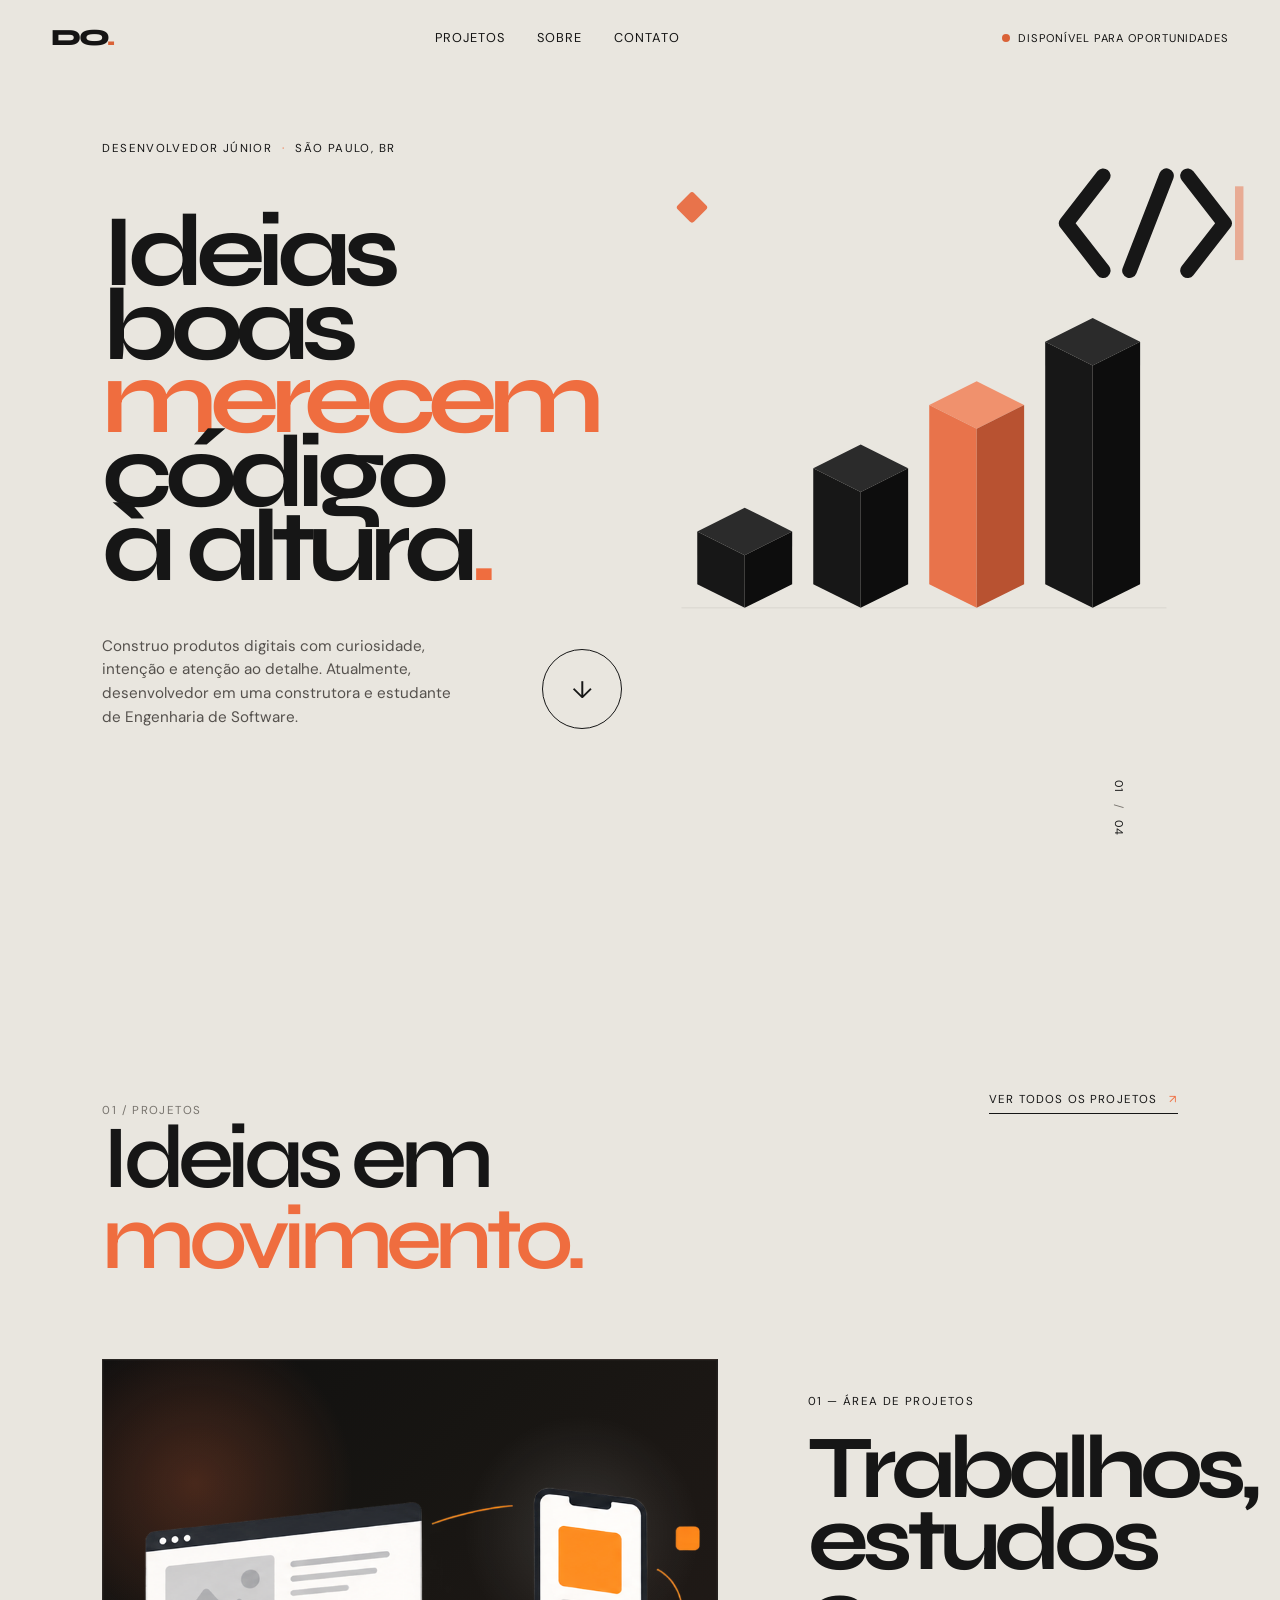
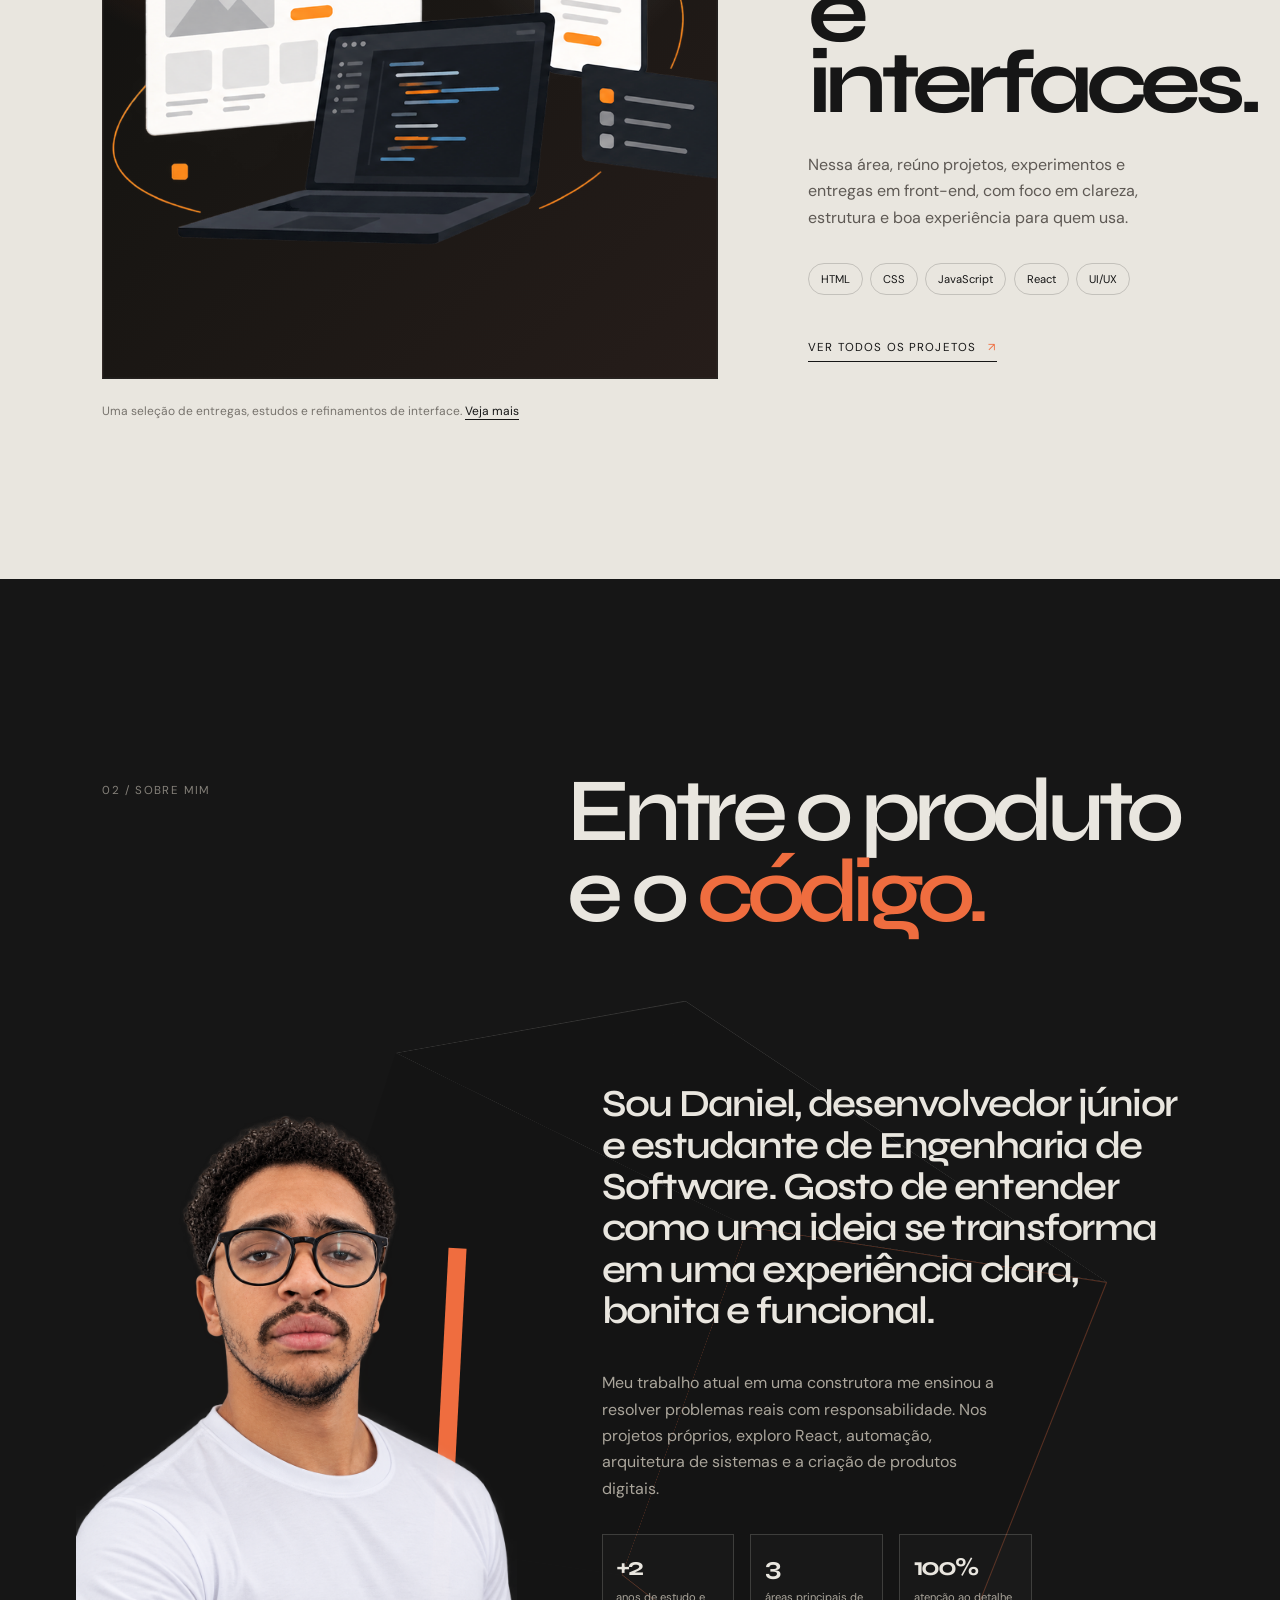
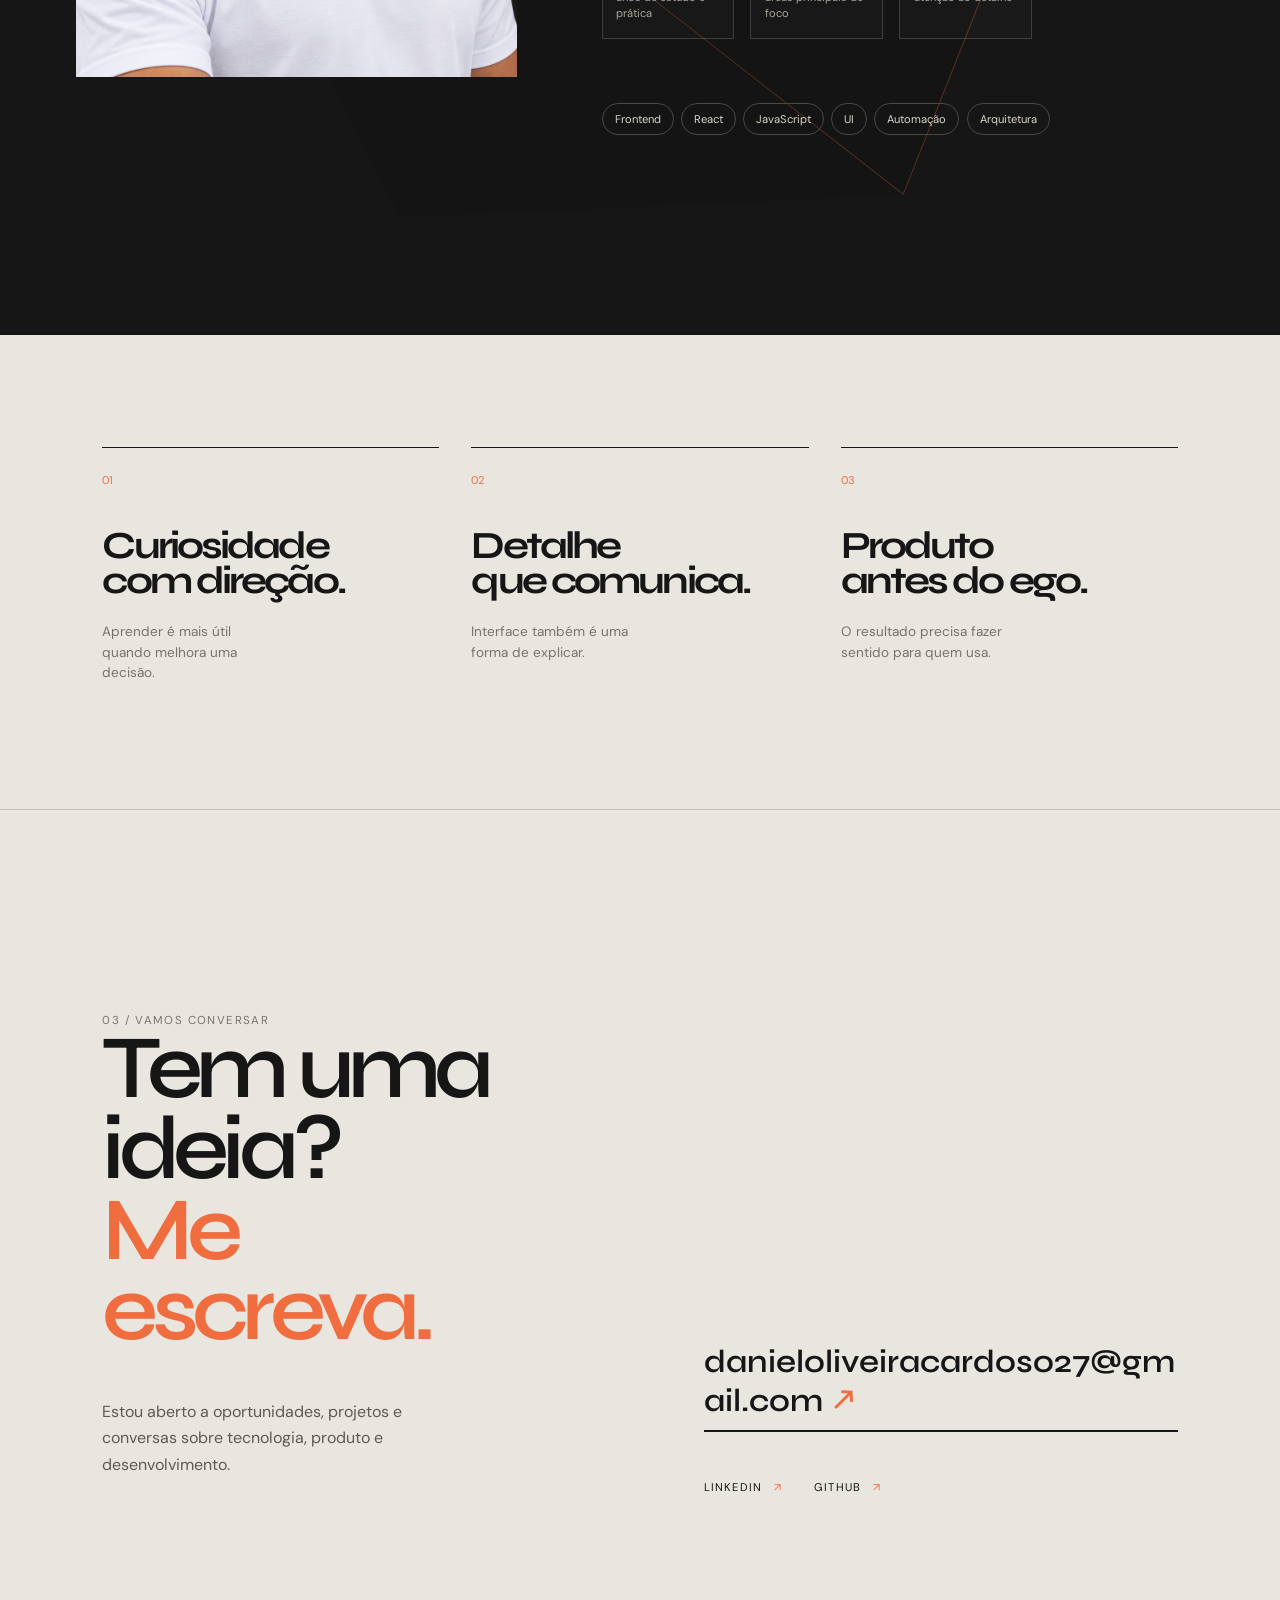
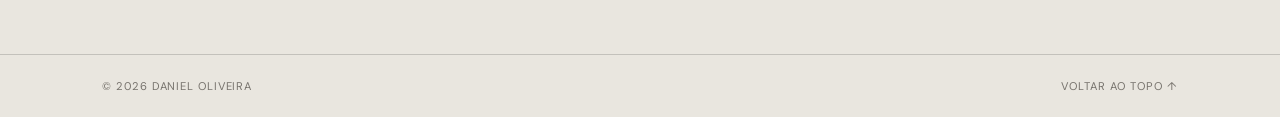
<file: index.html>
<!DOCTYPE html>
<html lang="pt-BR">

<head>
    <meta charset="UTF-8">
    <meta name="viewport" content="width=device-width, initial-scale=1.0">
    <meta name="description"
        content="Portfólio de Daniel Oliveira, desenvolvedor júnior e estudante de Engenharia de Software.">
    <title>Daniel Oliveira · Desenvolvedor</title>
    <link rel="preconnect" href="https://fonts.googleapis.com">
    <link rel="preconnect" href="https://fonts.gstatic.com" crossorigin>
    <link
        href="https://fonts.googleapis.com/css2?family=DM+Sans:wght@400;500;600;700&family=Syne:wght@500;600;700;800&display=swap"
        rel="stylesheet">
    <link rel="stylesheet" href="styles.css?v=20260914-3">
    <style>
        .project-visual::before,
        .project-visual::after {
            content: none !important;
            display: none !important;
        }
    </style>
</head>

<body>
    <a class="skip-link" href="#conteudo">Pular para o conteúdo</a>
    <header class="site-header">
        <a class="wordmark" href="#topo" aria-label="Daniel Oliveira, início">DO<span>.</span></a>
        <nav class="main-nav" aria-label="Navegação principal">
            <a href="projetos.html">Projetos</a><a href="#sobre">Sobre</a><a href="#contato">Contato</a>
        </nav>
        <a class="header-availability" href="#contato"><span></span> Disponível para oportunidades</a>
    </header>
    <main id="conteudo">
        <section id="topo" class="hero section-shell">
            <div class="hero-kicker reveal">Desenvolvedor júnior <span>·</span> São Paulo, BR</div>
            <h1 class="hero-title reveal reveal-delay-1">Ideias boas<br><em>merecem</em> código<br>à
                altura<span>.</span></h1>
            <aside class="hero-viewport reveal reveal-delay-2" aria-label="Modelo 3D de blocos de código">
                <img src="./SVG/hero-code-blocks-3d.svg" alt="Modelo 3D abstrato formado por blocos de código">
            </aside>
            <div class="hero-bottom reveal reveal-delay-2">
                <p>Construo produtos digitais com curiosidade, intenção e atenção ao detalhe. Atualmente, desenvolvedor
                    em uma construtora e estudante de Engenharia de Software.</p>
                <a class="circle-link" href="projetos.html" aria-label="Ver trabalhos selecionados"><span>↓</span></a>
            </div>
            <div class="hero-index" aria-hidden="true">01 <span>/</span> 04</div>
        </section>
        <section id="trabalho" class="work-section section-shell">
            <div class="section-heading reveal">
                <div>
                    <p class="eyebrow">01 / Projetos</p>
                    <h2>Ideias em<br><em>movimento.</em></h2>
                </div>
                <a class="text-link" href="projetos.html">Ver todos os projetos <span>↗</span></a>
            </div>
            <article class="project-feature reveal">
                <div class="project-visual project-visual-image" aria-label="Imagem ilustrativa de projetos digitais">
                    <img src="./SVG/projetos.png" alt="Representação minimalista de projetos digitais" loading="lazy">
                </div>
                <div class="project-copy">
                    <p class="project-number">01 — Área de projetos</p>
                    <h3>Trabalhos,<br>estudos e<br>interfaces.</h3>
                    <p class="project-description">Nessa área, reúno projetos, experimentos e entregas em front-end, com foco em clareza, estrutura e boa experiência para quem usa.</p>
                    <div class="tag-list" aria-label="Tecnologias utilizadas">
                        <span>HTML</span><span>CSS</span><span>JavaScript</span><span>React</span><span>UI/UX</span>
                    </div>
                    <a class="text-link" href="projetos.html">Ver todos os projetos <span>↗</span></a>
                </div>
            </article>
            <p class="project-note reveal">Uma seleção de entregas, estudos e refinamentos de interface. <a href="projetos.html">Veja mais</a></p>
        </section>
        <section id="sobre" class="about-section section-shell">
            <div class="section-heading reveal">
                <p class="eyebrow">02 / Sobre mim</p>
                <h2>Entre o produto<br>e o <em>código.</em></h2>
            </div>
            <div class="about-grid">
                <div class="about-cube" aria-hidden="true">
                    <div class="cube-scene">
                        <div class="cube">
                            <span class="cube-face cube-front"></span>
                            <span class="cube-face cube-back"></span>
                            <span class="cube-face cube-right"></span>
                            <span class="cube-face cube-left"></span>
                            <span class="cube-face cube-top"></span>
                            <span class="cube-face cube-bottom"></span>
                        </div>
                    </div>
                </div>
                <figure class="about-photo reveal">
                    <img src="./IMG/Eu.png" alt="Foto de Daniel Oliveira"
                        onerror="this.hidden = true; this.nextElementSibling.hidden = false;">
                    <!-- <figcaption hidden>Adicione sua foto PNG em IMG/Eu.png</figcaption> -->
                </figure>
                <div class="about-content">
                    <p class="about-lead reveal reveal-delay-1">Sou Daniel, desenvolvedor júnior e estudante de
                        Engenharia de Software. Gosto de entender como uma ideia se transforma em uma experiência clara,
                        bonita e funcional.</p>
                    <div class="about-details reveal reveal-delay-2">
                        <p>Meu trabalho atual em uma construtora me ensinou a resolver problemas reais com
                            responsabilidade. Nos projetos próprios, exploro React, automação, arquitetura de sistemas e
                            a criação de produtos digitais.</p>

                        <div class="about-metrics" aria-label="Indicadores de perfil profissional">
                            <div>
                                <strong>+2</strong>
                                <span>anos de estudo e prática</span>
                            </div>
                            <div>
                                <strong>3</strong>
                                <span>áreas principais de foco</span>
                            </div>
                            <div>
                                <strong>100%</strong>
                                <span>atenção ao detalhe</span>
                            </div>
                        </div>

                        <div class="skill-cloud" aria-label="Principais habilidades">
                            <span>Frontend</span><span>React</span><span>JavaScript</span><span>UI</span><span>Automação</span><span>Arquitetura</span>
                        </div>
                    </div>
                </div>
            </div>
        </section>
        <section class="principles-section section-shell" aria-label="Princípios de trabalho">
            <div class="principle reveal"><span>01</span>
                <h3>Curiosidade<br>com direção.</h3>
                <p>Aprender é mais útil quando melhora uma decisão.</p>
            </div>
            <div class="principle reveal reveal-delay-1"><span>02</span>
                <h3>Detalhe<br>que comunica.</h3>
                <p>Interface também é uma forma de explicar.</p>
            </div>
            <div class="principle reveal reveal-delay-2"><span>03</span>
                <h3>Produto<br>antes do ego.</h3>
                <p>O resultado precisa fazer sentido para quem usa.</p>
            </div>
        </section>
        <section id="contato" class="contact-section section-shell">
            <div class="contact-copy reveal">
                <p class="eyebrow">03 / Vamos conversar</p>
                <h2>Tem uma ideia?<br><em>Me escreva.</em></h2>
                <p>Estou aberto a oportunidades, projetos e conversas sobre tecnologia, produto e desenvolvimento.</p>
            </div>
            <div class="contact-actions reveal reveal-delay-1"><a class="contact-email"
                    href="mailto:SEU_EMAIL_AQUI">danieloliveiracardoso27@gmail.com<span>↗</span></a>
                <div class="social-links"><a href="https://www.linkedin.com/in/daniel-oliveira-1415323b9/">LinkedIn <span>↗</span></a><a
                        href="https://github.com/filhaokardoso-lab">GitHub <span>↗</span></a></div>
            </div>
        </section>
    </main>
    <footer class="site-footer section-shell"><span>© 2026 Daniel Oliveira</span><span>
            </span><a href="#topo">Voltar ao topo ↑</a></footer>
    <script src="scripts.js"></script>
</body>

</html>
</file>
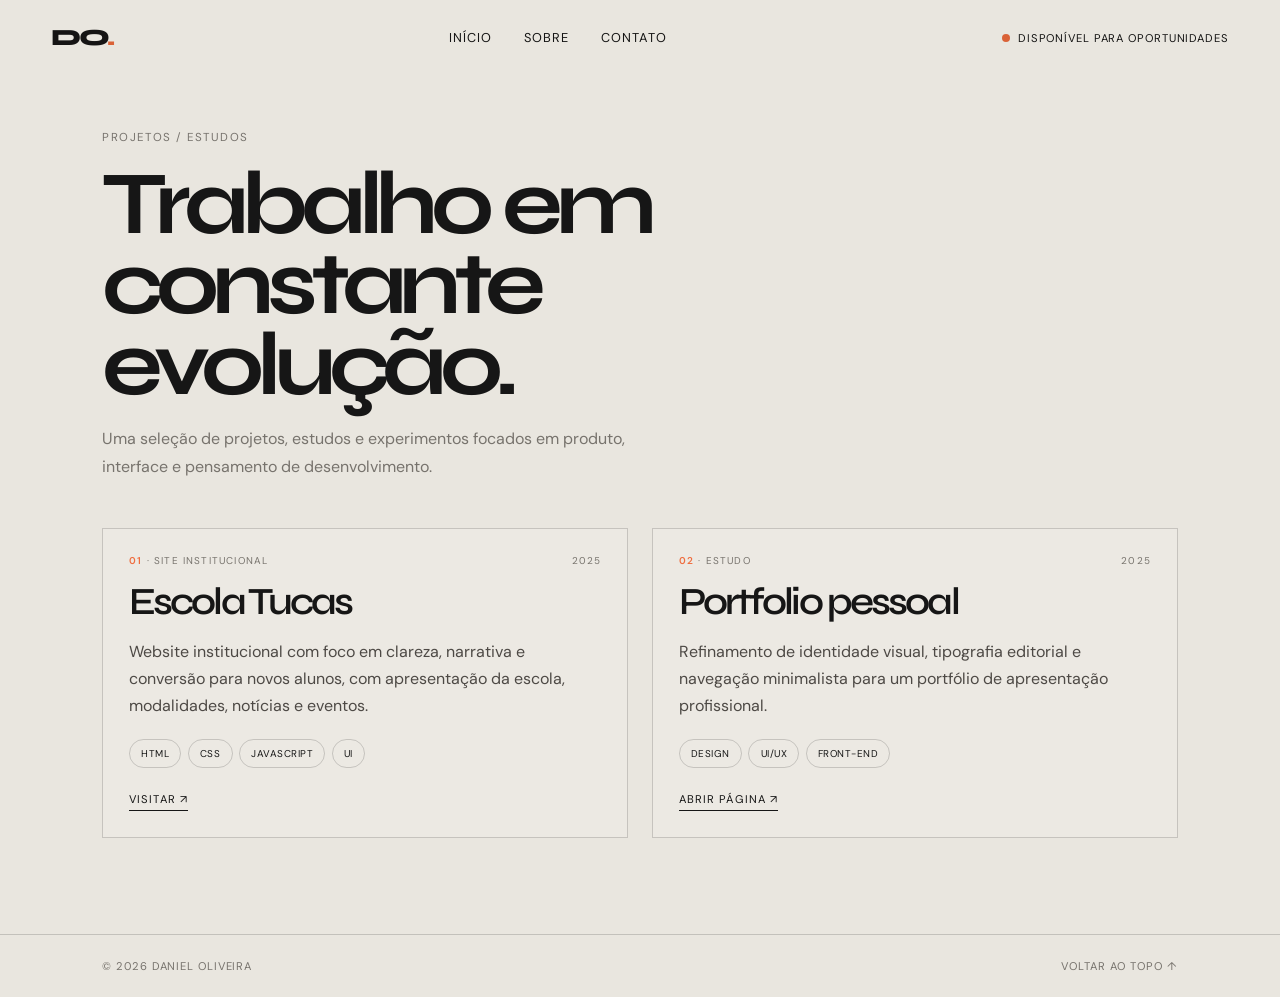
<file: projetos.html>
<!DOCTYPE html>
<html lang="pt-BR">

<head>
    <meta charset="UTF-8">
    <meta name="viewport" content="width=device-width, initial-scale=1.0">
    <meta name="description" content="Projetos, estudos e criações de Daniel Oliveira.">
    <title>Projetos · Daniel Oliveira</title>
    <link rel="preconnect" href="https://fonts.googleapis.com">
    <link rel="preconnect" href="https://fonts.gstatic.com" crossorigin>
    <link href="https://fonts.googleapis.com/css2?family=DM+Sans:wght@400;500;600;700&family=Syne:wght@500;600;700;800&display=swap" rel="stylesheet">
    <link rel="stylesheet" href="styles.css?v=20260914-1">
</head>

<body>
    <a class="skip-link" href="#conteudo">Pular para o conteúdo</a>
    <header class="site-header">
        <a class="wordmark" href="index.html" aria-label="Daniel Oliveira, início">DO<span>.</span></a>
        <nav class="main-nav" aria-label="Navegação principal">
            <a href="index.html">Início</a><a href="index.html#sobre">Sobre</a><a href="index.html#contato">Contato</a>
        </nav>
        <a class="header-availability" href="index.html#contato"><span></span> Disponível para oportunidades</a>
    </header>

    <main id="conteudo" class="section-shell project-page">
        <header class="project-page-header reveal">
            <p class="eyebrow">Projetos / estudos</p>
            <h1>Trabalho em<br>constante evolução.</h1>
            <p>Uma seleção de projetos, estudos e experimentos focados em produto, interface e pensamento de desenvolvimento.</p>
        </header>

        <section class="project-list" aria-label="Lista de projetos e estudos">
            <article class="project-item reveal">
                <div class="project-item-header">
                    <span class="project-item-meta"><span class="project-item-eyebrow">01</span> · Site institucional</span>
                    <span class="project-item-meta">2025</span>
                </div>
                <h2>Escola Tucas</h2>
                <p>Website institucional com foco em clareza, narrativa e conversão para novos alunos, com apresentação da escola, modalidades, notícias e eventos.</p>
                <div class="project-item-stack">
                    <span>HTML</span>
                    <span>CSS</span>
                    <span>JavaScript</span>
                    <span>UI</span>
                </div>
                <a href="https://etucas.com.br/" target="_blank" rel="noopener noreferrer">Visitar ↗</a>
            </article>

            <article class="project-item reveal">
                <div class="project-item-header">
                    <span class="project-item-meta"><span class="project-item-eyebrow">02</span> · Estudo</span>
                    <span class="project-item-meta">2025</span>
                </div>
                <h2>Portfolio pessoal</h2>
                <p>Refinamento de identidade visual, tipografia editorial e navegação minimalista para um portfólio de apresentação profissional.</p>
                <div class="project-item-stack">
                    <span>Design</span>
                    <span>UI/UX</span>
                    <span>Front-end</span>
                </div>
                <a href="index.html">Abrir página ↗</a>
            </article>
<!-- 
            <article class="project-item reveal">
                <div class="project-item-header">
                    <span class="project-item-meta"><span class="project-item-eyebrow">03</span> · Exercício</span>
                    <span class="project-item-meta">2024</span>
                </div>
                <h2>Landing pages</h2>
                <p>Exploração de layouts orientados a conversão, com foco em hierarquia visual, atenção ao detalhe e clareza de informação.</p>
                <div class="project-item-stack">
                    <span>CSS</span>
                    <span>Layout</span>
                    <span>Responsivo</span>
                </div>
                <a href="index.html#trabalho">Ver destaque ↗</a>
            </article>

            <article class="project-item reveal">
                <div class="project-item-header">
                    <span class="project-item-meta"><span class="project-item-eyebrow">04</span> · Estudo</span>
                    <span class="project-item-meta">2024</span>
                </div>
                <h2>Arquitetura solta</h2>
                <p>Prática de organização, padronização e estrutura de código com foco em manutenção e clareza para projetos modernos.</p>
                <div class="project-item-stack">
                    <span>Estrutura</span>
                    <span>Organização</span>
                    <span>Clean code</span>
                </div>
                <a href="index.html#sobre">Sobre mim ↗</a>
            </article> -->
        </section>
    </main>

    <footer class="site-footer section-shell">
        <span>© 2026 Daniel Oliveira</span>
        <span><b></b></span>
        <a href="index.html#topo">Voltar ao topo ↑</a>
    </footer>

    <script src="scripts.js"></script>
</body>

</html>
</file>
<file: styles.css>
:root {
    --ink: #161616; --paper: #e9e6df; --muted: #77736d; --line: rgba(22, 22, 22, .18);
    --acid: #d7f24a; --orange: #ef6d3f; --serif: "Syne", sans-serif; --sans: "DM Sans", sans-serif;
}
* { box-sizing: border-box; }
html { scroll-behavior: smooth; }
body { margin: 0; background: var(--paper); color: var(--ink); font-family: var(--sans); overflow-x: hidden; }
a { color: inherit; text-decoration: none; }
.skip-link { position: fixed; top: 0; left: 1rem; padding: .75rem 1rem; background: var(--acid); transform: translateY(-120%); z-index: 100; }
.skip-link:focus { transform: translateY(0); }
.site-header { position: fixed; inset: 0 0 auto; z-index: 20; display: flex; align-items: center; justify-content: space-between; padding: 1.5rem 4vw; mix-blend-mode: multiply; }
.wordmark { font: 800 1.45rem var(--serif); letter-spacing: -.08em; }
.wordmark span, .hero-title span { color: var(--orange); }
.main-nav { display: flex; gap: 2rem; font-size: .8rem; text-transform: uppercase; letter-spacing: .08em; }
.main-nav a, .header-availability, .text-link, .social-links a, .site-footer a { transition: opacity .25s ease; }
.main-nav a:hover, .header-availability:hover, .text-link:hover, .social-links a:hover, .site-footer a:hover { opacity: .5; }
.header-availability { display: flex; align-items: center; gap: .5rem; font-size: .7rem; text-transform: uppercase; letter-spacing: .08em; }
.header-availability span { width: .5rem; height: .5rem; border-radius: 50%; background: var(--orange); animation: pulse 2s infinite; }
.section-shell { padding-left: 8vw; padding-right: 8vw; }
.hero { min-height: 100svh; padding-top: 8.5rem; padding-bottom: 4rem; display: flex; flex-direction: column; justify-content: space-between; position: relative; isolation: isolate; }
.hero-kicker, .eyebrow, .project-number { font-size: .72rem; text-transform: uppercase; letter-spacing: .12em; }
.hero-kicker { margin-top: .3rem; }
.hero-kicker span { color: var(--orange); margin: 0 .35rem; }
.hero-title, h2, h3 { font-family: var(--serif); letter-spacing: -.075em; margin: 0; }
.hero-title { width: min(40vw, 640px); max-width: 640px; font-size: clamp(5.5rem, 8vw, 11.8rem); line-height: .72; font-weight: 700; margin-top: .5rem; }
em { color: var(--orange); font-style: normal; }
.hero > :not(.hero-viewport) { position: relative; z-index: 1; }
.hero-viewport { position: absolute; z-index: 0; top: 8%; right: -1vw; width: min(56vw, 730px); aspect-ratio: 1.18; margin: 0; pointer-events: none; transform: translateY(24px); opacity: .92; }
.hero-viewport img { width: 100%; height: 100%; display: block; object-fit: contain; animation: model-float 5s ease-in-out infinite; }
.hero-bottom { display: flex; align-items: end; justify-content: space-between; max-width: 520px; }
.hero-bottom p { max-width: 350px; margin: 0; color: #55514d; font-size: .95rem; line-height: 1.55; }
.circle-link { display: grid; place-items: center; width: 5rem; height: 5rem; border: 1px solid var(--ink); border-radius: 50%; font-size: 1.5rem; transition: background .3s ease, color .3s ease, transform .3s ease; }
.circle-link:hover { background: var(--ink); color: var(--acid); transform: rotate(-20deg); }
.hero-index { position: absolute; right: 4vw; top: 50%; font-size: .7rem; writing-mode: vertical-rl; letter-spacing: .08em; }
.hero-index span { color: var(--muted); margin: .45rem 0; }
.work-section, .about-section, .contact-section { padding-top: 12rem; padding-bottom: 10rem; }
.section-heading { display: flex; justify-content: space-between; align-items: start; margin-bottom: 5rem; }
.eyebrow { margin: .7rem 0 0; color: var(--muted); }
h2 { font-size: clamp(3rem, 7vw, 7.5rem); line-height: .9; font-weight: 600; }
.project-feature { display: grid; grid-template-columns: minmax(0, 1.25fr) minmax(300px, .75fr); gap: 7vw; align-items: center; }
.project-visual { min-height: 620px; background: #262322; color: #f2eee6; position: relative; overflow: hidden; display: grid; place-items: center; isolation: isolate; }
.project-visual-image {
    background:
        radial-gradient(circle at 15% 20%, rgba(239, 109, 63, 0.24), transparent 22%),
        radial-gradient(circle at 78% 28%, rgba(255, 255, 255, 0.12), transparent 18%),
        linear-gradient(135deg, #0f0f0f 0%, #171512 35%, #261d1a 100%);
    border: 1px solid rgba(255,255,255,.06);
    box-shadow: inset 0 0 0 1px rgba(255,255,255,.02);
}
.project-visual-image::before {
    content: "";
    position: absolute;
    inset: 8% 10%;
    border: 1px solid rgba(255,255,255,.06);
    pointer-events: none;
}
.project-visual-image img {
    position: relative;
    z-index: 1;
    width: 100%;
    height: 100%;
    object-fit: cover;
    object-position: center;
    display: block;
    filter: brightness(1.02) contrast(1.05);
}
.tennis-photo { position: absolute; inset: 0; z-index: 0; width: 100%; height: 100%; object-fit: cover; object-position: center; filter: saturate(.85) contrast(1.05); transition: transform .7s ease; }
.project-visual:hover .tennis-photo { transform: scale(1.04); }
.perfume-bottle { position: relative; z-index: 1; display: flex; flex-direction: column; align-items: center; transform: rotate(7deg); filter: drop-shadow(25px 25px 20px rgba(0,0,0,.35)); }
.bottle-cap { width: 70px; height: 70px; border-radius: 8px 8px 2px 2px; background: linear-gradient(90deg, #171514, #9a887d, #171514); }
.bottle-neck { width: 96px; height: 65px; background: #aa8d78; border: 7px solid #392b25; border-bottom: 0; }
.bottle-body { width: 245px; height: 290px; border-radius: 20px 20px 34px 34px; display: grid; place-items: center; text-align: center; color: #d9c49f; background: linear-gradient(120deg, #56382c, #181513 60%, #6e4d3d); border: 7px solid #3d2c25; box-shadow: inset 15px 0 rgba(255,255,255,.06); font: 800 2rem var(--serif); }
.bottle-body small { font: .45rem var(--sans); letter-spacing: .3em; color: #ddd0c0; }
.visual-caption { position: absolute; bottom: 1.5rem; left: 1.5rem; font-size: .6rem; letter-spacing: .2em; line-height: 1.5; color: #bcb4ac; }
.visual-caption strong { color: #f2eee6; font-weight: 500; }
.project-copy h3 { font-size: clamp(3.8rem, 7vw, 7rem); line-height: .8; margin: 1.5rem 0 2rem; }
.project-description, .about-details p, .contact-copy > p:last-child { color: #5e5954; line-height: 1.65; max-width: 370px; }
.project-grid { display: grid; grid-template-columns: repeat(2, minmax(0, 1fr)); gap: 1.5rem; margin-top: 3rem; }
.project-card { border: 1px solid var(--line); padding: 2rem; background: rgba(255, 255, 255, .2); }
.project-card-label { margin: 0 0 1rem; color: var(--muted); font-size: .68rem; text-transform: uppercase; letter-spacing: .12em; }
.project-card h3 { font-size: clamp(1.5rem, 2.5vw, 2.4rem); line-height: 1.02; margin: 0 0 1rem; }
.project-card p { margin: 0; color: #4e4a46; line-height: 1.6; }
.project-card ul { margin: 1.25rem 0 0; padding-left: 1.1rem; color: #3d3a36; line-height: 1.8; }
.tag-list, .skill-cloud { display: flex; flex-wrap: wrap; gap: .45rem; margin: 2rem 0 2.5rem; }
.tag-list span, .skill-cloud span { border: 1px solid var(--line); border-radius: 100px; padding: .5rem .75rem; font-size: .7rem; }
.text-link { border-bottom: 1px solid var(--ink); padding-bottom: .35rem; text-transform: uppercase; font-size: .72rem; letter-spacing: .1em; }
.text-link span, .social-links span, .contact-email span { color: var(--orange); margin-left: .5rem; }
.project-note { color: var(--muted); font-size: .75rem; margin: 1.5rem 0 0; }
.project-note a { color: var(--ink); border-bottom: 1px solid var(--ink); }
.about-section { background: var(--ink); color: var(--paper); }
.about-section .eyebrow { color: #85817a; }
.about-grid { display: grid; grid-template-columns: minmax(280px, .8fr) minmax(0, 1.2fr); gap: 9vw; align-items: center; margin-top: 7rem; position: relative; }
.about-cube { position: absolute; z-index: 0; left: -4%; top: -8%; width: 108%; height: 116%; pointer-events: none; opacity: .48; }
.cube-scene { width: 100%; height: 100%; perspective: 900px; display: grid; place-items: center; }
.cube { width: min(46vw, 520px); height: min(46vw, 520px); position: relative; transform-style: preserve-3d; transform: rotateX(-18deg) rotateY(-28deg) rotateZ(6deg); transition: transform .18s ease-out; }
.cube-face { position: absolute; inset: 0; border: 1px solid rgba(233, 230, 223, .35); background: rgba(22, 22, 22, .08); backface-visibility: visible; }
.cube-front { transform: translateZ(260px); border-color: var(--orange); }
.cube-back { transform: rotateY(180deg) translateZ(260px); }
.cube-right { transform: rotateY(90deg) translateZ(260px); }
.cube-left { transform: rotateY(-90deg) translateZ(260px); }
.cube-top { transform: rotateX(90deg) translateZ(260px); border-color: rgba(239, 109, 63, .7); }
.cube-bottom { transform: rotateX(-90deg) translateZ(260px); }
.about-cube::after { content: "INTERACTION / 01"; position: absolute; left: 10%; bottom: 8%; color: #85817a; font-size: .6rem; letter-spacing: .14em; }
.about-photo, .about-content { position: relative; z-index: 1; }
.about-photo { position: relative; min-height: 560px; margin: 0; overflow: visible; transform: rotate(-3deg); transition: transform .5s ease; }
.about-photo::before { content: ""; position: absolute; z-index: -1; right: 8%; bottom: 7%; width: 18px; height: 72%; background: var(--orange); transform: rotate(3deg); }
.about-photo img { width: 115%; height: 115%; margin: -7% 0 0 -7%; display: block; object-fit: contain; object-position: center bottom; transition: transform .45s ease; }
.about-photo:hover { transform: rotate(0deg) translateY(-6px); }
.about-photo:hover img { transform: scale(1.025); }
.about-content { min-width: 0; }
.about-lead { font: 600 clamp(1.7rem, 3vw, 3rem) var(--serif); line-height: 1.08; letter-spacing: -.045em; max-width: 650px; }
.about-details p { color: #aaa59b; max-width: 410px; }
.about-metrics { display: grid; grid-template-columns: repeat(3, minmax(0, 1fr)); gap: 1rem; margin: 2rem 0 2.5rem; max-width: 430px; }
.about-metrics div { border: 1px solid rgba(233, 230, 223, .18); padding: 1rem .85rem; background: rgba(255, 255, 255, .02); }
.about-metrics strong { display: block; font: 700 1.6rem var(--serif); letter-spacing: -.08em; color: var(--paper); }
.about-metrics span { display: block; margin-top: .4rem; color: #aaa59b; font-size: .7rem; line-height: 1.5; }
.about-details .skill-cloud { margin-top: 4rem; }
.about-details .skill-cloud span { border-color: #4b4944; color: #d9d4ca; }
.principles-section { display: grid; grid-template-columns: repeat(3, 1fr); gap: 2rem; padding-top: 7rem; padding-bottom: 7rem; border-bottom: 1px solid var(--line); }
.principle { border-top: 1px solid var(--ink); padding-top: 1.25rem; }
.principle span { color: var(--orange); font-size: .7rem; }
.principle h3 { font-size: clamp(2rem, 3vw, 3.5rem); line-height: .9; margin: 2.5rem 0 1.5rem; }
.principle p { color: var(--muted); max-width: 180px; font-size: .85rem; line-height: 1.5; }
.contact-section { display: grid; grid-template-columns: 1fr 1fr; gap: 10vw; align-items: end; }
.contact-copy > p:last-child { margin-top: 3rem; }
.contact-email { display: inline-block; font: 600 clamp(1.3rem, 2.5vw, 2.5rem) var(--serif); border-bottom: 2px solid var(--ink); padding-bottom: .65rem; overflow-wrap: anywhere; }
.social-links { display: flex; gap: 2rem; margin-top: 3rem; text-transform: uppercase; letter-spacing: .1em; font-size: .7rem; }
.site-footer { display: flex; justify-content: space-between; padding-top: 1.5rem; padding-bottom: 1.5rem; border-top: 1px solid var(--line); color: var(--muted); font-size: .7rem; text-transform: uppercase; letter-spacing: .08em; }
.site-footer b { color: var(--orange); font-size: 1rem; }

.project-page { padding-top: 8rem; padding-bottom: 6rem; }
.project-page-header { max-width: 760px; margin-bottom: 3rem; }
.project-page-header h1 { font: 700 clamp(3rem, 7vw, 6rem) var(--serif); letter-spacing: -.08em; line-height: .9; margin: 1rem 0 1.25rem; }
.project-page-header p { max-width: 560px; color: var(--muted); line-height: 1.7; margin: 0; }
.project-list { display: grid; grid-template-columns: repeat(2, minmax(0, 1fr)); gap: 1.5rem; }
.project-item { border: 1px solid var(--line); padding: 1.6rem; background: rgba(255,255,255,.12); transition: transform .25s ease, border-color .25s ease; }
.project-item:hover { transform: translateY(-4px); border-color: rgba(22,22,22,.35); }
.project-item-header { display: flex; justify-content: space-between; align-items: center; gap: 1rem; margin-bottom: 1rem; }
.project-item-meta { font-size: .62rem; text-transform: uppercase; letter-spacing: .12em; color: var(--muted); }
.project-item-eyebrow { color: var(--orange); font-weight: 600; }
.project-item h2 { font-size: clamp(2rem, 3vw, 3rem); line-height: 1; margin: 0 0 1rem; }
.project-item p { margin: 0 0 1.2rem; color: #4d4945; line-height: 1.7; }
.project-item-stack { display: flex; flex-wrap: wrap; gap: .4rem; margin-bottom: 1.2rem; }
.project-item-stack span { border: 1px solid var(--line); border-radius: 999px; padding: .45rem .7rem; font-size: .62rem; letter-spacing: .05em; text-transform: uppercase; }
.project-item a { display: inline-flex; align-items: center; gap: .45rem; text-transform: uppercase; letter-spacing: .1em; font-size: .7rem; border-bottom: 1px solid var(--ink); padding-bottom: .25rem; }

.reveal { opacity: 0; transform: translateY(28px); transition: opacity .8s ease, transform .8s cubic-bezier(.2,.75,.25,1); }
.reveal.is-visible { opacity: 1; transform: translateY(0); }
.reveal-delay-1 { transition-delay: .12s; } .reveal-delay-2 { transition-delay: .22s; }
@keyframes pulse { 50% { opacity: .35; transform: scale(.7); } }
@keyframes model-float { 0%, 100% { transform: translateY(0) rotate(0deg); } 50% { transform: translateY(-9px) rotate(.6deg); } }

@media (max-width: 980px) {
    .hero {
        min-height: auto;
        padding-top: 8rem;
    }
    .hero > :not(.hero-viewport) {
        position: relative;
        z-index: 2;
    }
    .hero-title {
        width: 100%;
        max-width: 100%;
    }
    .hero-viewport {
        position: relative;
        top: auto;
        right: auto;
        width: min(78vw, 560px);
        margin: 1.5rem 0 0 auto;
        opacity: .9;
        z-index: 1;
    }
    .hero-bottom { max-width: none; }
}

@media (max-width: 800px) {
    .site-header { padding: 1.2rem 5vw; } .main-nav { gap: 1rem; } .header-availability { display: none; }
    .section-shell { padding-left: 6vw; padding-right: 6vw; } .hero { padding-top: 8rem; display: block; } .hero > :not(.hero-viewport) { z-index: 2; }
    .hero-title { width: 100%; font-size: clamp(3.7rem, 16vw, 7rem); }
    .hero-bottom { align-items: start; gap: 2rem; } .hero-index { display: none; } .work-section, .about-section, .contact-section { padding-top: 8rem; padding-bottom: 7rem; }
    .hero-viewport { position: relative; top: auto; right: auto; width: min(90vw, 540px); opacity: .9; transform: translateY(0); z-index: 1; margin: 0 0 0 auto; }
    .section-heading { display: block; margin-bottom: 3rem; } .section-heading h2 { margin-top: 2.5rem; }
    .project-feature, .about-grid, .contact-section { grid-template-columns: 1fr; gap: 3rem; } .project-visual { min-height: 430px; }
    .project-visual-image img { object-fit: contain; }
    .project-grid { grid-template-columns: 1fr; } .about-metrics { grid-template-columns: repeat(3, minmax(0, 1fr)); }
    .about-cube { left: -12%; top: -3%; width: 124%; height: 106%; opacity: .34; }
    .cube { width: min(78vw, 360px); height: min(78vw, 360px); }
    .cube-front { transform: translateZ(180px); } .cube-back { transform: rotateY(180deg) translateZ(180px); }
    .cube-right { transform: rotateY(90deg) translateZ(180px); } .cube-left { transform: rotateY(-90deg) translateZ(180px); }
    .cube-top { transform: rotateX(90deg) translateZ(180px); } .cube-bottom { transform: rotateX(-90deg) translateZ(180px); }
    .about-photo { min-height: 470px; width: min(82vw, 390px); margin: 0 auto 1.5rem; }
    .about-photo img { width: 118%; height: 118%; margin: -8% 0 0 -9%; }
    .principles-section { grid-template-columns: 1fr; gap: 3rem; padding-top: 5rem; padding-bottom: 5rem; }
    .principle h3 { margin-top: 1.5rem; } .site-footer { flex-wrap: wrap; gap: 1rem; }
}
@media (prefers-reduced-motion: reduce) {
    html { scroll-behavior: auto; } *, *::before, *::after { animation-duration: .01ms !important; animation-iteration-count: 1 !important; transition-duration: .01ms !important; }
    .reveal { opacity: 1; transform: none; } .hero-viewport img { animation: none; }
}

@media (max-width: 600px) {
    .site-header { padding: 1rem 5vw; background: rgba(233, 230, 223, .9); backdrop-filter: blur(12px); mix-blend-mode: normal; }
    .wordmark { font-size: 1.2rem; }
    .main-nav { gap: .8rem; font-size: .62rem; }
    .main-nav a { min-height: 44px; display: inline-flex; align-items: center; }
    .section-shell { padding-left: 5vw; padding-right: 5vw; }
    .hero { min-height: auto; padding-top: 8.5rem; padding-bottom: 5rem; gap: 2rem; overflow: visible; }
    .hero-kicker, .eyebrow, .project-number { font-size: .62rem; }
    .hero-title { max-width: 100%; width: 100%; font-size: clamp(3.2rem, 15vw, 5.7rem); line-height: .84; display: block; }
    .hero-viewport {
        position: relative;
        top: auto;
        right: auto;
        width: min(100%, 420px);
        max-width: 100%;
        aspect-ratio: 1.12;
        opacity: 1;
        transform: none;
        margin: 0 auto;
        z-index: 1;
    }
    .hero-viewport img { width: 100%; height: auto; object-fit: contain; }
    .hero-bottom { display: grid; grid-template-columns: 1fr auto; gap: 1.5rem; align-items: end; max-width: none; }
    .hero-bottom p { max-width: 270px; font-size: .82rem; }
    .circle-link { width: 3.6rem; height: 3.6rem; font-size: 1.25rem; }
    .work-section, .about-section, .contact-section { padding-top: 6.5rem; padding-bottom: 6rem; }
    .section-heading { margin-bottom: 3rem; }
    h2 { font-size: clamp(2.8rem, 13vw, 4.7rem); line-height: .92; }
    .project-feature { gap: 2.5rem; }
    .project-grid { margin-top: 2rem; gap: 1rem; }
    .project-card { padding: 1.25rem; }
    .project-visual { min-height: 390px; }
    .visual-topline { inset: 1rem; font-size: .55rem; }
    .project-copy h3 { font-size: clamp(3.5rem, 17vw, 5.8rem); margin: 0 0 1.5rem; }
    .project-description, .about-details p, .contact-copy > p:last-child { font-size: .9rem; }
    .tag-list, .skill-cloud { margin: 1.5rem 0 2rem; }
    .tag-list span, .skill-cloud span { font-size: .65rem; padding: .55rem .7rem; }
    .about-section { overflow: hidden; }
    .about-grid { margin-top: 4rem; gap: 2.5rem; }
    .about-cube { left: -24%; top: -3%; width: 148%; height: 100%; opacity: .25; }
    .cube { width: min(88vw, 340px); height: min(88vw, 340px); }
    .cube-front { transform: translateZ(170px); } .cube-back { transform: rotateY(180deg) translateZ(170px); }
    .cube-right { transform: rotateY(90deg) translateZ(170px); } .cube-left { transform: rotateY(-90deg) translateZ(170px); }
    .cube-top { transform: rotateX(90deg) translateZ(170px); } .cube-bottom { transform: rotateX(-90deg) translateZ(170px); }
    .about-photo { min-height: 430px; width: min(88vw, 390px); }
    .about-photo img { width: 122%; height: 122%; margin: -10% 0 0 -11%; }
    .about-lead { font-size: clamp(1.65rem, 7.5vw, 2.5rem); }
    .about-details .skill-cloud { margin-top: 2.5rem; }
    .principles-section { gap: 2.5rem; padding-top: 4.5rem; padding-bottom: 4.5rem; }
    .principle h3 { font-size: clamp(2.4rem, 11vw, 3.5rem); }
    .contact-section { gap: 3rem; }
    .contact-email { font-size: clamp(1.25rem, 6.5vw, 2rem); }
    .social-links { gap: 1.25rem; flex-wrap: wrap; }
    .site-footer { flex-direction: column; align-items: flex-start; font-size: .62rem; }
}
</file>
